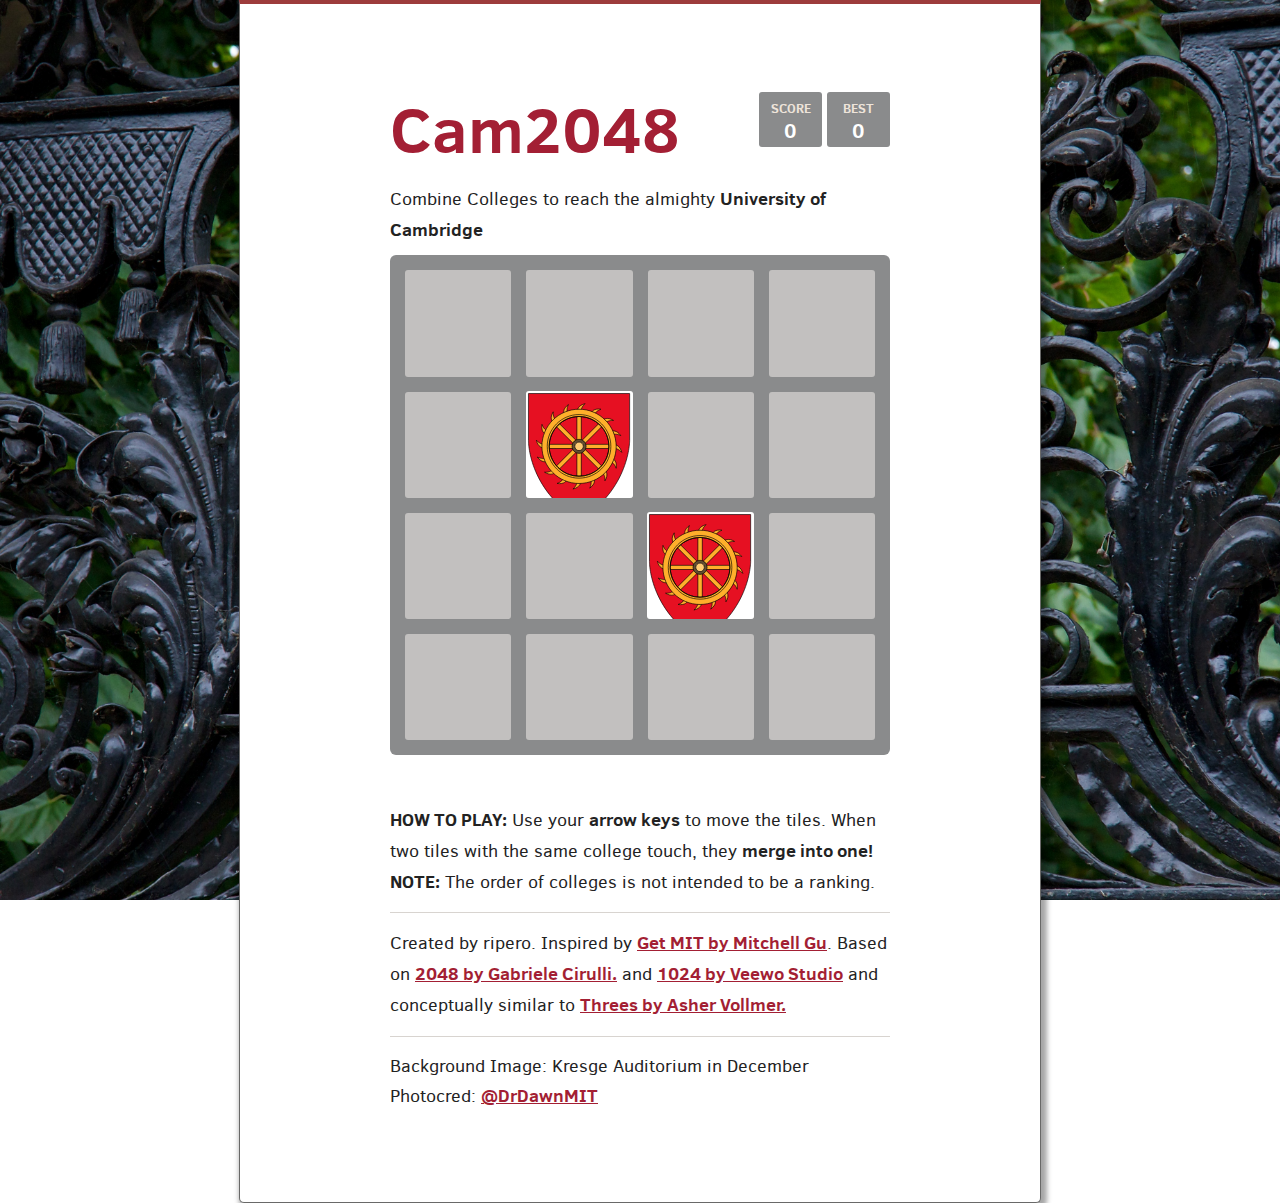
<file: index.html>
<!DOCTYPE html>
<html>
<head>
  <meta charset="utf-8">
  <title>Cam2048!</title>

  <link href="style/main.css" rel="stylesheet" type="text/css">
  <link rel="shortcut icon" href="favicon.ico">
  <link rel="apple-touch-icon" href="meta/apple-touch-icon.png">
  <meta name="apple-mobile-web-app-capable" content="yes">

  <meta name="HandheldFriendly" content="True">
  <meta name="MobileOptimized" content="320">
  <meta name="viewport" content="width=device-width, target-densitydpi=160dpi, initial-scale=1.0, maximum-scale=1, user-scalable=no, minimal-ui">

  <!-- ATTN: If forking this code, don't forget to change/delete the following analytics code. Thanks! -->
<!--
  <script>
    (function(i,s,o,g,r,a,m){i['GoogleAnalyticsObject']=r;i[r]=i[r]||function(){
    (i[r].q=i[r].q||[]).push(arguments)},i[r].l=1*new Date();a=s.createElement(o),
    m=s.getElementsByTagName(o)[0];a.async=1;a.src=g;m.parentNode.insertBefore(a,m)
    })(window,document,'script','//www.google-analytics.com/analytics.js','ga');

    ga('create', 'UA-49233756-1', 'mitchellgu.github.io');
    ga('send', 'pageview');

  </script>
-->
</head>
<body>
  <div class="container">
    <div class="heading">
      <h1 class="title">Cam2048</h1>
      <div class="scores-container">
        <div class="score-container">0</div>
        <div class="best-container">0</div>
      </div>
    </div>
    <p class="game-intro">Combine Colleges to reach the almighty <strong>University of Cambridge</strong></p>

    <div class="game-container">
      <div class="game-message">
        <p></p>
        <div class="lower">
	        <a class="keep-playing-button">Keep going</a>
          <a class="retry-button">Try again</a>
        </div>
      </div>

      <div class="grid-container">
        <div class="grid-row">
          <div class="grid-cell"></div>
          <div class="grid-cell"></div>
          <div class="grid-cell"></div>
          <div class="grid-cell"></div>
        </div>
        <div class="grid-row">
          <div class="grid-cell"></div>
          <div class="grid-cell"></div>
          <div class="grid-cell"></div>
          <div class="grid-cell"></div>
        </div>
        <div class="grid-row">
          <div class="grid-cell"></div>
          <div class="grid-cell"></div>
          <div class="grid-cell"></div>
          <div class="grid-cell"></div>
        </div>
        <div class="grid-row">
          <div class="grid-cell"></div>
          <div class="grid-cell"></div>
          <div class="grid-cell"></div>
          <div class="grid-cell"></div>
        </div>
      </div>

      <div class="tile-container">

      </div>
    </div>

    <p class="game-explanation">
      <strong class="important">How to play:</strong> Use your <strong>arrow keys</strong> to move the tiles. When two tiles with the same college touch, they <strong>merge into one!</strong>
      <br><strong class="important">Note:</strong> The order of colleges is not intended to be a ranking.
    </p>
    <hr>
    <p>
    Created by ripero. Inspired by <a href="http://http://mitchellgu.github.io/GetMIT/">Get MIT by Mitchell Gu</a>. Based on <a href="http://gabrielecirulli.com" target="_blank">2048 by Gabriele Cirulli.</a> and <a href="https://itunes.apple.com/us/app/1024!/id823499224" target="_blank">1024 by Veewo Studio</a> and conceptually similar to <a href="http://asherv.com/threes/" target="_blank">Threes by Asher Vollmer.</a>
    </p>
    <hr>
    <p>
    Background Image: Kresge Auditorium in December <br> Photocred: <a href="https://twitter.com/DrDawnMIT/status/416643272153763841">@DrDawnMIT</a>
    </p>
  </div>

  <script src="js/animframe_polyfill.js"></script>
  <script src="js/keyboard_input_manager.js"></script>
  <script src="js/html_actuator.js"></script>
  <script src="js/grid.js"></script>
  <script src="js/tile.js"></script>
  <script src="js/local_score_manager.js"></script>
  <script src="js/game_manager.js"></script>
  <script src="js/application.js"></script>
</body>
</html>
</file>
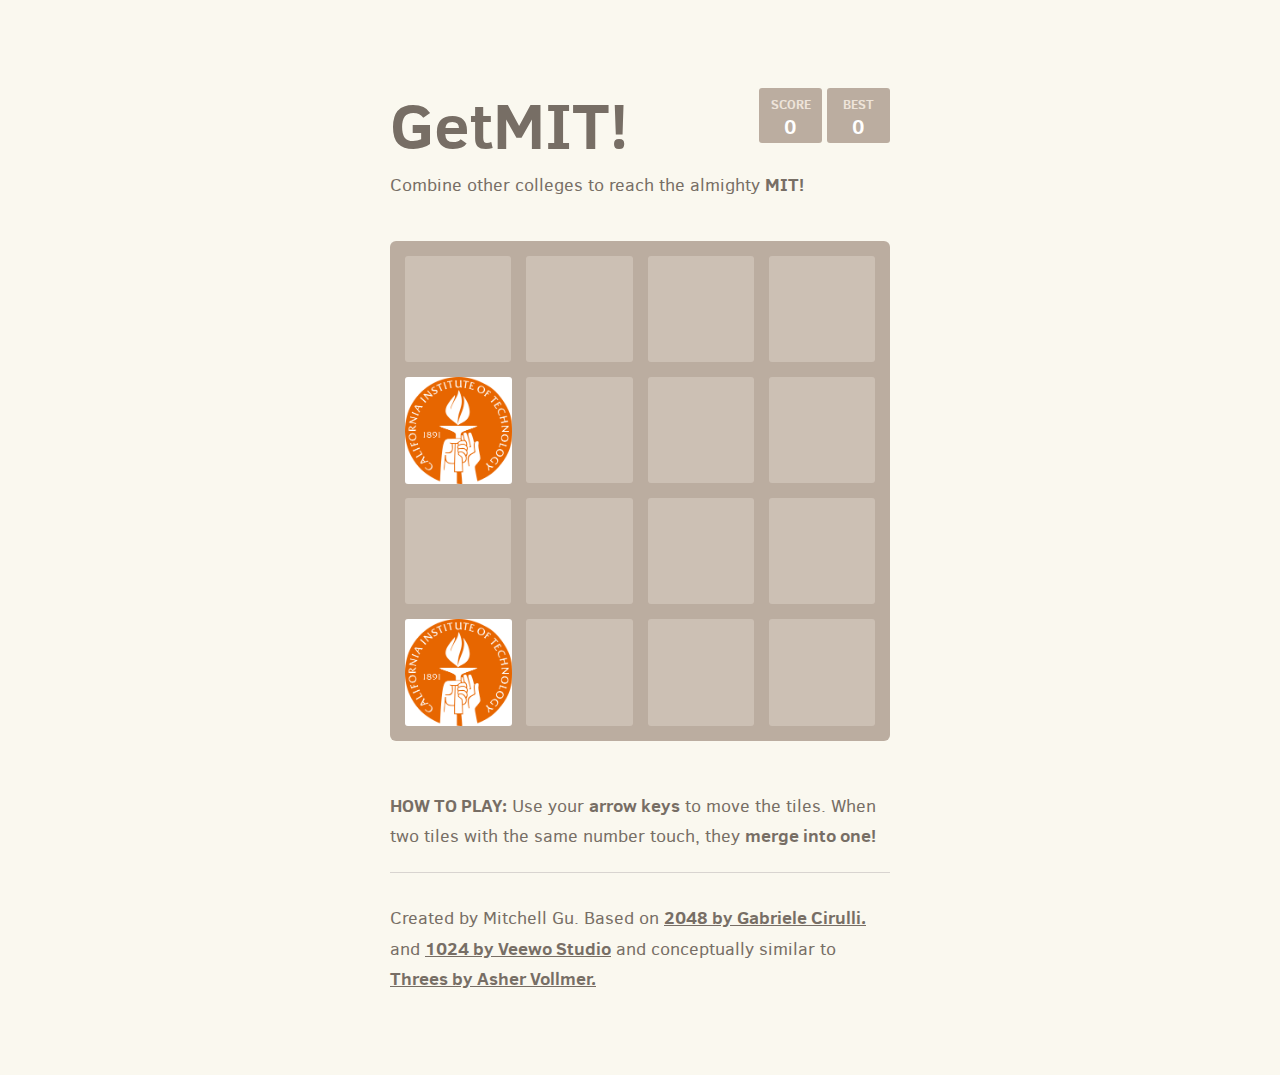
<file: GetMIT/index.html>
<!DOCTYPE html>
<html>
<head>
  <meta charset="utf-8">
  <title>2048</title>

  <link href="style/main.css" rel="stylesheet" type="text/css">
  <link rel="shortcut icon" href="favicon.ico">
  <link rel="apple-touch-icon" href="meta/apple-touch-icon.png">
  <meta name="apple-mobile-web-app-capable" content="yes">

  <meta name="HandheldFriendly" content="True">
  <meta name="MobileOptimized" content="320">
  <meta name="viewport" content="width=device-width, target-densitydpi=160dpi, initial-scale=1.0, maximum-scale=1, user-scalable=no, minimal-ui">
</head>
<body>
  <div class="container">
    <div class="heading">
      <h1 class="title">GetMIT!</h1>
      <div class="scores-container">
        <div class="score-container">0</div>
        <div class="best-container">0</div>
      </div>
    </div>
    <p class="game-intro">Combine other colleges to reach the almighty <strong>MIT!</strong></p>

    <div class="game-container">
      <div class="game-message">
        <p></p>
        <div class="lower">
	        <a class="keep-playing-button">Keep going</a>
          <a class="retry-button">Try again</a>
        </div>
      </div>

      <div class="grid-container">
        <div class="grid-row">
          <div class="grid-cell"></div>
          <div class="grid-cell"></div>
          <div class="grid-cell"></div>
          <div class="grid-cell"></div>
        </div>
        <div class="grid-row">
          <div class="grid-cell"></div>
          <div class="grid-cell"></div>
          <div class="grid-cell"></div>
          <div class="grid-cell"></div>
        </div>
        <div class="grid-row">
          <div class="grid-cell"></div>
          <div class="grid-cell"></div>
          <div class="grid-cell"></div>
          <div class="grid-cell"></div>
        </div>
        <div class="grid-row">
          <div class="grid-cell"></div>
          <div class="grid-cell"></div>
          <div class="grid-cell"></div>
          <div class="grid-cell"></div>
        </div>
      </div>

      <div class="tile-container">

      </div>
    </div>

    <p class="game-explanation">
      <strong class="important">How to play:</strong> Use your <strong>arrow keys</strong> to move the tiles. When two tiles with the same number touch, they <strong>merge into one!</strong>
    </p>
    <hr>
    <p>
    Created by Mitchell Gu. Based on <a href="http://gabrielecirulli.com" target="_blank">2048 by Gabriele Cirulli.</a> and <a href="https://itunes.apple.com/us/app/1024!/id823499224" target="_blank">1024 by Veewo Studio</a> and conceptually similar to <a href="http://asherv.com/threes/" target="_blank">Threes by Asher Vollmer.</a>
    </p>
  </div>

  <script src="js/animframe_polyfill.js"></script>
  <script src="js/keyboard_input_manager.js"></script>
  <script src="js/html_actuator.js"></script>
  <script src="js/grid.js"></script>
  <script src="js/tile.js"></script>
  <script src="js/local_score_manager.js"></script>
  <script src="js/game_manager.js"></script>
  <script src="js/application.js"></script>
</body>
</html>
</file>
<file: style/main.css>
@import url(fonts/clear-sans.css);
html, body {
  margin: 0;
  padding: 0;
  background: url(../img/9957874973_5c65006eb3_o.jpg);
  background-attachment: fixed;
  -webkit-background-size: cover;
  -moz-background-size: cover;
  -o-background-size: cover;
  background-size: cover;
  color: black;
  color: #222;
  font-family: "Clear Sans", "Helvetica Neue", Arial, sans-serif;
  font-size: 18px; }

.heading:after {
  content: "";
  display: block;
  clear: both; }

h1.title {
  font-size: 64px;
  font-weight: bold;
  color: #A31F34;
  margin: 0;
  display: block;
  float: left; }

@-webkit-keyframes move-up {
  0% {
    top: 25px;
    opacity: 1; }

  100% {
    top: -50px;
    opacity: 0; } }

@-moz-keyframes move-up {
  0% {
    top: 25px;
    opacity: 1; }

  100% {
    top: -50px;
    opacity: 0; } }

@keyframes move-up {
  0% {
    top: 25px;
    opacity: 1; }

  100% {
    top: -50px;
    opacity: 0; } }

.scores-container {
  float: right;
  text-align: right; }

.score-container, .best-container {
  position: relative;
  display: inline-block;
  background: #8A8B8C;
  padding: 15px 25px;
  font-size: 20px;
  height: 25px;
  line-height: 47px;
  font-weight: bold;
  border-radius: 3px;
  color: white;
  margin-top: 8px;
  text-align: center; }
  .score-container:after, .best-container:after {
    position: absolute;
    width: 100%;
    top: 10px;
    left: 0;
    text-transform: uppercase;
    font-size: 13px;
    line-height: 13px;
    text-align: center;
    color: #eee4da; }
  .score-container .score-addition, .best-container .score-addition {
    position: absolute;
    right: 30px;
    color: red;
    font-size: 25px;
    line-height: 25px;
    font-weight: bold;
    color: rgba(119, 110, 101, 0.9);
    z-index: 100;
    -webkit-animation: move-up 600ms ease-in;
    -moz-animation: move-up 600ms ease-in;
    animation: move-up 600ms ease-in;
    -webkit-animation-fill-mode: both;
    -moz-animation-fill-mode: both;
    animation-fill-mode: both; }

.score-container:after {
  content: "Score"; }

.best-container:after {
  content: "Best"; }

p {
  margin-top: 0;
  margin-bottom: 10px;
  line-height: 1.65; }

a {
  color: #A31F34;
  font-weight: bold;
  text-decoration: underline;
  cursor: pointer; }

strong.important {
  text-transform: uppercase; }

hr {
  border: none;
  border-bottom: 1px solid #d8d4d0;
  margin: 15px 0; }

.container {
  padding: 80px 150px;
  background: #fff;
  border: 1px solid #696968;
  border-top: 4px solid #9d3c3c;
  border-radius: 0px 0px 5px 5px;
  -moz-border-radius: 0px 0px 5px 5px;
  -webkit-box-shadow: 3px 3px 5px 3px rgba(0, 0, 0, 0.35);
  box-shadow: 3px 3px 5px 3px rgba(0, 0, 0, 0.35);
  width: 90%;
  margin: 0 auto;
  max-width: 500px;}

@-webkit-keyframes fade-in {
  0% {
    opacity: 0; }

  100% {
    opacity: 1; } }

@-moz-keyframes fade-in {
  0% {
    opacity: 0; }

  100% {
    opacity: 1; } }

@keyframes fade-in {
  0% {
    opacity: 0; }

  100% {
    opacity: 1; } }

.game-container {
  position: relative;
  padding: 15px;
  cursor: default;
  -webkit-touch-callout: none;
  -webkit-user-select: none;
  -moz-user-select: none;
  background: #8A8B8C;
  border-radius: 6px;
  width: 500px;
  height: 500px;
  -webkit-box-sizing: border-box;
  -moz-box-sizing: border-box;
  box-sizing: border-box; }
  .game-container .game-message {
    display: none;
    position: absolute;
    top: 0;
    right: 0;
    bottom: 0;
    left: 0;
    background: rgba(238, 228, 218, 0.5);
    z-index: 100;
    text-align: center;
    -webkit-animation: fade-in 800ms ease 1200ms;
    -moz-animation: fade-in 800ms ease 1200ms;
    animation: fade-in 800ms ease 1200ms;
    -webkit-animation-fill-mode: both;
    -moz-animation-fill-mode: both;
    animation-fill-mode: both; }
    .game-container .game-message p {
      font-size: 60px;
      font-weight: bold;
      height: 60px;
      line-height: 60px;
      margin-top: 222px; }
    .game-container .game-message .lower {
      display: block;
      margin-top: 59px; }
    .game-container .game-message a {
      display: inline-block;
      background: #8f7a66;
      border-radius: 3px;
      padding: 0 20px;
      text-decoration: none;
      color: #f9f6f2;
      height: 40px;
      line-height: 42px;
      margin-left: 9px; }
      .game-container .game-message a.keep-playing-button {
        display: none; }
    .game-container .game-message.game-won {
      background: rgba(237, 194, 46, 0.5);
      color: #f9f6f2; }
      .game-container .game-message.game-won a.keep-playing-button {
        display: inline-block; }
    .game-container .game-message.game-won, .game-container .game-message.game-over {
      display: block; }

.grid-container {
  position: absolute;
  z-index: 1; }

.grid-row {
  margin-bottom: 15px; }
  .grid-row:last-child {
    margin-bottom: 0; }
  .grid-row:after {
    content: "";
    display: block;
    clear: both; }

.grid-cell {
  width: 106.25px;
  height: 106.25px;
  margin-right: 15px;
  float: left;
  border-radius: 3px;
  background: #C2C0BF; }
  .grid-cell:last-child {
    margin-right: 0; }

.tile-container {
  position: absolute;
  z-index: 2; }

.tile, .tile .tile-inner {
  width: 107px;
  height: 107px;
  line-height: 116.25px; }
.tile.tile-position-1-1 {
  -webkit-transform: translate(0px, 0px);
  -moz-transform: translate(0px, 0px);
  transform: translate(0px, 0px); }
.tile.tile-position-1-2 {
  -webkit-transform: translate(0px, 121px);
  -moz-transform: translate(0px, 121px);
  transform: translate(0px, 121px); }
.tile.tile-position-1-3 {
  -webkit-transform: translate(0px, 242px);
  -moz-transform: translate(0px, 242px);
  transform: translate(0px, 242px); }
.tile.tile-position-1-4 {
  -webkit-transform: translate(0px, 363px);
  -moz-transform: translate(0px, 363px);
  transform: translate(0px, 363px); }
.tile.tile-position-2-1 {
  -webkit-transform: translate(121px, 0px);
  -moz-transform: translate(121px, 0px);
  transform: translate(121px, 0px); }
.tile.tile-position-2-2 {
  -webkit-transform: translate(121px, 121px);
  -moz-transform: translate(121px, 121px);
  transform: translate(121px, 121px); }
.tile.tile-position-2-3 {
  -webkit-transform: translate(121px, 242px);
  -moz-transform: translate(121px, 242px);
  transform: translate(121px, 242px); }
.tile.tile-position-2-4 {
  -webkit-transform: translate(121px, 363px);
  -moz-transform: translate(121px, 363px);
  transform: translate(121px, 363px); }
.tile.tile-position-3-1 {
  -webkit-transform: translate(242px, 0px);
  -moz-transform: translate(242px, 0px);
  transform: translate(242px, 0px); }
.tile.tile-position-3-2 {
  -webkit-transform: translate(242px, 121px);
  -moz-transform: translate(242px, 121px);
  transform: translate(242px, 121px); }
.tile.tile-position-3-3 {
  -webkit-transform: translate(242px, 242px);
  -moz-transform: translate(242px, 242px);
  transform: translate(242px, 242px); }
.tile.tile-position-3-4 {
  -webkit-transform: translate(242px, 363px);
  -moz-transform: translate(242px, 363px);
  transform: translate(242px, 363px); }
.tile.tile-position-4-1 {
  -webkit-transform: translate(363px, 0px);
  -moz-transform: translate(363px, 0px);
  transform: translate(363px, 0px); }
.tile.tile-position-4-2 {
  -webkit-transform: translate(363px, 121px);
  -moz-transform: translate(363px, 121px);
  transform: translate(363px, 121px); }
.tile.tile-position-4-3 {
  -webkit-transform: translate(363px, 242px);
  -moz-transform: translate(363px, 242px);
  transform: translate(363px, 242px); }
.tile.tile-position-4-4 {
  -webkit-transform: translate(363px, 363px);
  -moz-transform: translate(363px, 363px);
  transform: translate(363px, 363px); }

.tile {
  position: absolute;
  -webkit-transition: 100ms ease-in-out;
  -moz-transition: 100ms ease-in-out;
  transition: 100ms ease-in-out;
  -webkit-transition-property: -webkit-transform;
  -moz-transition-property: -moz-transform;
  transition-property: transform; }
  .tile .tile-inner {
    border-radius: 3px;
    background: #eee4da;
    text-align: center;
    font-weight: bold;
    z-index: 10;
    font-size: 55px; }
  .tile.tile-2 .tile-inner {
    background: #fff url('../img/StCatharines.svg');
    background-size: cover;
    box-shadow: 0 0 30px 10px rgba(243, 215, 116, 0), inset 0 0 0 1px rgba(255, 255, 255, 0); }
  .tile.tile-4 .tile-inner {
    background: #fff url('../img/Queens.svg');
    background-size: cover;
    box-shadow: 0 0 30px 10px rgba(243, 215, 116, 0), inset 0 0 0 1px rgba(255, 255, 255, 0); }
  .tile.tile-8 .tile-inner {
    background: #fff url('../img/Corpus.png');
    background-size: cover; }
  .tile.tile-16 .tile-inner {
    background: #fff url('../img/Trinity_Hall.png');
    background-size: cover; }
  .tile.tile-32 .tile-inner {
    background: #fff url('../img/Caius.svg');
    background-size: cover; }
  .tile.tile-64 .tile-inner {
    background: #fff url('../img/Pembroke.svg');
    background-size: cover; }
  .tile.tile-128 .tile-inner {
    background: #fff url('../img/Clare.svg');
    background-size: cover;
    box-shadow: 0 0 30px 10px rgba(243, 215, 116, 0.2381), inset 0 0 0 1px rgba(255, 255, 255, 0.14286);
    font-size: 45px; }
    @media screen and (max-width: 520px) {
      .tile.tile-128 .tile-inner {
        font-size: 25px; } }
  .tile.tile-256 .tile-inner {
    background: #fff url('../img/Peterhouse.svg');
    background-size: cover;
    box-shadow: 0 0 30px 10px rgba(243, 215, 116, 0.31746), inset 0 0 0 1px rgba(255, 255, 255, 0.19048);
    font-size: 45px; }
    @media screen and (max-width: 520px) {
      .tile.tile-256 .tile-inner {
        font-size: 25px; } }
  .tile.tile-512 .tile-inner {
    background: #fff url('../img/Johns.png');
    background-size: cover;
    box-shadow: 0 0 30px 10px rgba(243, 215, 116, 0.39683), inset 0 0 0 1px rgba(255, 255, 255, 0.2381);
    font-size: 45px; }
    @media screen and (max-width: 520px) {
      .tile.tile-512 .tile-inner {
        font-size: 25px; } }
  .tile.tile-1024 .tile-inner {
    background: #fff url('../img/Trinity.svg');
    background-size: cover;
    box-shadow: 0 0 30px 10px rgba(243, 215, 116, 0.47619), inset 0 0 0 1px rgba(255, 255, 255, 0.28571);
    font-size: 35px; }
    @media screen and (max-width: 520px) {
      .tile.tile-1024 .tile-inner {
        font-size: 15px; } }
  .tile.tile-2048 .tile-inner {
    background: #fff url('../img/Kings_alt.svg');
    background-size: cover;
    box-shadow: 0 0 30px 10px rgba(243, 215, 116, 0.55556), inset 0 0 0 1px rgba(255, 255, 255, 0.33333);
    font-size: 35px; }
    @media screen and (max-width: 520px) {
      .tile.tile-2048 .tile-inner {
        font-size: 15px; } }
  .tile.tile-super .tile-inner {
    background: #fff url('../img/University_of_Cambridge_official.svg');
    background-size: cover;
    font-size: 30px; }
    @media screen and (max-width: 520px) {
      .tile.tile-super .tile-inner {
        font-size: 10px; } }

@-webkit-keyframes appear {
  0% {
    opacity: 0;
    -webkit-transform: scale(0);
    -moz-transform: scale(0);
    transform: scale(0); }

  100% {
    opacity: 1;
    -webkit-transform: scale(1);
    -moz-transform: scale(1);
    transform: scale(1); } }

@-moz-keyframes appear {
  0% {
    opacity: 0;
    -webkit-transform: scale(0);
    -moz-transform: scale(0);
    transform: scale(0); }

  100% {
    opacity: 1;
    -webkit-transform: scale(1);
    -moz-transform: scale(1);
    transform: scale(1); } }

@keyframes appear {
  0% {
    opacity: 0;
    -webkit-transform: scale(0);
    -moz-transform: scale(0);
    transform: scale(0); }

  100% {
    opacity: 1;
    -webkit-transform: scale(1);
    -moz-transform: scale(1);
    transform: scale(1); } }

.tile-new .tile-inner {
  -webkit-animation: appear 200ms ease 100ms;
  -moz-animation: appear 200ms ease 100ms;
  animation: appear 200ms ease 100ms;
  -webkit-animation-fill-mode: backwards;
  -moz-animation-fill-mode: backwards;
  animation-fill-mode: backwards; }

@-webkit-keyframes pop {
  0% {
    -webkit-transform: scale(0);
    -moz-transform: scale(0);
    transform: scale(0); }

  50% {
    -webkit-transform: scale(1.2);
    -moz-transform: scale(1.2);
    transform: scale(1.2); }

  100% {
    -webkit-transform: scale(1);
    -moz-transform: scale(1);
    transform: scale(1); } }

@-moz-keyframes pop {
  0% {
    -webkit-transform: scale(0);
    -moz-transform: scale(0);
    transform: scale(0); }

  50% {
    -webkit-transform: scale(1.2);
    -moz-transform: scale(1.2);
    transform: scale(1.2); }

  100% {
    -webkit-transform: scale(1);
    -moz-transform: scale(1);
    transform: scale(1); } }

@keyframes pop {
  0% {
    -webkit-transform: scale(0);
    -moz-transform: scale(0);
    transform: scale(0); }

  50% {
    -webkit-transform: scale(1.2);
    -moz-transform: scale(1.2);
    transform: scale(1.2); }

  100% {
    -webkit-transform: scale(1);
    -moz-transform: scale(1);
    transform: scale(1); } }

.tile-merged .tile-inner {
  z-index: 20;
  -webkit-animation: pop 200ms ease 100ms;
  -moz-animation: pop 200ms ease 100ms;
  animation: pop 200ms ease 100ms;
  -webkit-animation-fill-mode: backwards;
  -moz-animation-fill-mode: backwards;
  animation-fill-mode: backwards; }

.game-intro {
  margin: 10px 0; }

.game-explanation {
  margin-top: 50px; }

@media screen and (max-width: 850px) {
  html, body {
    font-size: 15px; }

  body {
    padding: 0 20px; }

  h1.title {
    font-size: 36px;
    margin-top: 5px; }

  .container {
    width: 280px;
    margin: 0 auto;
    padding: 50px; }

  .score-container, .best-container {
    margin-top: 0;
    padding: 10px 8px;
    font-size: inherit;
    min-width: 40px; }

  .heading {
    margin-bottom: 10px; }

  .game-container {
    
    position: relative;
    padding: 10px;
    cursor: default;
    -webkit-touch-callout: none;
    -webkit-user-select: none;
    -moz-user-select: none;
    border-radius: 6px;
    width: 280px;
    height: 280px;
    -webkit-box-sizing: border-box;
    -moz-box-sizing: border-box;
    box-sizing: border-box; }
    .game-container .game-message {
      display: none;
      position: absolute;
      top: 0;
      right: 0;
      bottom: 0;
      left: 0;
      background: rgba(238, 228, 218, 0.5);
      z-index: 100;
      text-align: center;
      -webkit-animation: fade-in 800ms ease 1200ms;
      -moz-animation: fade-in 800ms ease 1200ms;
      animation: fade-in 800ms ease 1200ms;
      -webkit-animation-fill-mode: both;
      -moz-animation-fill-mode: both;
      animation-fill-mode: both; }
      .game-container .game-message p {
        font-size: 60px;
        font-weight: bold;
        height: 60px;
        line-height: 60px;
        margin-top: 222px; }
      .game-container .game-message .lower {
        display: block;
        margin-top: 59px; }
      .game-container .game-message a {
        display: inline-block;
        background: #8f7a66;
        border-radius: 3px;
        padding: 0 20px;
        text-decoration: none;
        color: #f9f6f2;
        height: 40px;
        line-height: 42px;
        margin-left: 9px; }
        .game-container .game-message a.keep-playing-button {
          display: none; }
      .game-container .game-message.game-won {
        background: rgba(237, 194, 46, 0.5);
        color: #f9f6f2; }
        .game-container .game-message.game-won a.keep-playing-button {
          display: inline-block; }
      .game-container .game-message.game-won, .game-container .game-message.game-over {
        display: block; }

  .grid-container {
    position: absolute;
    z-index: 1; }

  .grid-row {
    margin-bottom: 10px; }
    .grid-row:last-child {
      margin-bottom: 0; }
    .grid-row:after {
      content: "";
      display: block;
      clear: both; }

  .grid-cell {
    width: 57.5px;
    height: 57.5px;
    margin-right: 10px;
    float: left;
    border-radius: 3px; }
    .grid-cell:last-child {
      margin-right: 0; }

  .tile-container {
    position: absolute;
    z-index: 2; }

  .tile, .tile .tile-inner {
    width: 58px;
    height: 58px;
    line-height: 67.5px; }
  .tile.tile-position-1-1 {
    -webkit-transform: translate(0px, 0px);
    -moz-transform: translate(0px, 0px);
    transform: translate(0px, 0px); }
  .tile.tile-position-1-2 {
    -webkit-transform: translate(0px, 67px);
    -moz-transform: translate(0px, 67px);
    transform: translate(0px, 67px); }
  .tile.tile-position-1-3 {
    -webkit-transform: translate(0px, 135px);
    -moz-transform: translate(0px, 135px);
    transform: translate(0px, 135px); }
  .tile.tile-position-1-4 {
    -webkit-transform: translate(0px, 202px);
    -moz-transform: translate(0px, 202px);
    transform: translate(0px, 202px); }
  .tile.tile-position-2-1 {
    -webkit-transform: translate(67px, 0px);
    -moz-transform: translate(67px, 0px);
    transform: translate(67px, 0px); }
  .tile.tile-position-2-2 {
    -webkit-transform: translate(67px, 67px);
    -moz-transform: translate(67px, 67px);
    transform: translate(67px, 67px); }
  .tile.tile-position-2-3 {
    -webkit-transform: translate(67px, 135px);
    -moz-transform: translate(67px, 135px);
    transform: translate(67px, 135px); }
  .tile.tile-position-2-4 {
    -webkit-transform: translate(67px, 202px);
    -moz-transform: translate(67px, 202px);
    transform: translate(67px, 202px); }
  .tile.tile-position-3-1 {
    -webkit-transform: translate(135px, 0px);
    -moz-transform: translate(135px, 0px);
    transform: translate(135px, 0px); }
  .tile.tile-position-3-2 {
    -webkit-transform: translate(135px, 67px);
    -moz-transform: translate(135px, 67px);
    transform: translate(135px, 67px); }
  .tile.tile-position-3-3 {
    -webkit-transform: translate(135px, 135px);
    -moz-transform: translate(135px, 135px);
    transform: translate(135px, 135px); }
  .tile.tile-position-3-4 {
    -webkit-transform: translate(135px, 202px);
    -moz-transform: translate(135px, 202px);
    transform: translate(135px, 202px); }
  .tile.tile-position-4-1 {
    -webkit-transform: translate(202px, 0px);
    -moz-transform: translate(202px, 0px);
    transform: translate(202px, 0px); }
  .tile.tile-position-4-2 {
    -webkit-transform: translate(202px, 67px);
    -moz-transform: translate(202px, 67px);
    transform: translate(202px, 67px); }
  .tile.tile-position-4-3 {
    -webkit-transform: translate(202px, 135px);
    -moz-transform: translate(202px, 135px);
    transform: translate(202px, 135px); }
  .tile.tile-position-4-4 {
    -webkit-transform: translate(202px, 202px);
    -moz-transform: translate(202px, 202px);
    transform: translate(202px, 202px); }

  .game-container {
    margin-top: 20px; }

  .tile .tile-inner {
    font-size: 35px; }

  .game-message p {
    font-size: 30px !important;
    height: 30px !important;
    line-height: 30px !important;
    margin-top: 90px !important; }
  .game-message .lower {
    margin-top: 30px !important; } }
</file>
<file: GetMIT/style/main.css>
@import url(fonts/clear-sans.css);
html, body {
  margin: 0;
  padding: 0;
  background: #faf8ef;
  color: #776e65;
  font-family: "Clear Sans", "Helvetica Neue", Arial, sans-serif;
  font-size: 18px; }

body {
  margin: 80px 0; }

.heading:after {
  content: "";
  display: block;
  clear: both; }

h1.title {
  font-size: 64px;
  font-weight: bold;
  margin: 0;
  display: block;
  float: left; }

@-webkit-keyframes move-up {
  0% {
    top: 25px;
    opacity: 1; }

  100% {
    top: -50px;
    opacity: 0; } }

@-moz-keyframes move-up {
  0% {
    top: 25px;
    opacity: 1; }

  100% {
    top: -50px;
    opacity: 0; } }

@keyframes move-up {
  0% {
    top: 25px;
    opacity: 1; }

  100% {
    top: -50px;
    opacity: 0; } }

.scores-container {
  float: right;
  text-align: right; }

.score-container, .best-container {
  position: relative;
  display: inline-block;
  background: #bbada0;
  padding: 15px 25px;
  font-size: 20px;
  height: 25px;
  line-height: 47px;
  font-weight: bold;
  border-radius: 3px;
  color: white;
  margin-top: 8px;
  text-align: center; }
  .score-container:after, .best-container:after {
    position: absolute;
    width: 100%;
    top: 10px;
    left: 0;
    text-transform: uppercase;
    font-size: 13px;
    line-height: 13px;
    text-align: center;
    color: #eee4da; }
  .score-container .score-addition, .best-container .score-addition {
    position: absolute;
    right: 30px;
    color: red;
    font-size: 25px;
    line-height: 25px;
    font-weight: bold;
    color: rgba(119, 110, 101, 0.9);
    z-index: 100;
    -webkit-animation: move-up 600ms ease-in;
    -moz-animation: move-up 600ms ease-in;
    animation: move-up 600ms ease-in;
    -webkit-animation-fill-mode: both;
    -moz-animation-fill-mode: both;
    animation-fill-mode: both; }

.score-container:after {
  content: "Score"; }

.best-container:after {
  content: "Best"; }

p {
  margin-top: 0;
  margin-bottom: 10px;
  line-height: 1.65; }

a {
  color: #776e65;
  font-weight: bold;
  text-decoration: underline;
  cursor: pointer; }

strong.important {
  text-transform: uppercase; }

hr {
  border: none;
  border-bottom: 1px solid #d8d4d0;
  margin-top: 20px;
  margin-bottom: 30px; }

.container {
  width: 500px;
  margin: 0 auto; }

@-webkit-keyframes fade-in {
  0% {
    opacity: 0; }

  100% {
    opacity: 1; } }

@-moz-keyframes fade-in {
  0% {
    opacity: 0; }

  100% {
    opacity: 1; } }

@keyframes fade-in {
  0% {
    opacity: 0; }

  100% {
    opacity: 1; } }

.game-container {
  margin-top: 40px;
  position: relative;
  padding: 15px;
  cursor: default;
  -webkit-touch-callout: none;
  -webkit-user-select: none;
  -moz-user-select: none;
  background: #bbada0;
  border-radius: 6px;
  width: 500px;
  height: 500px;
  -webkit-box-sizing: border-box;
  -moz-box-sizing: border-box;
  box-sizing: border-box; }
  .game-container .game-message {
    display: none;
    position: absolute;
    top: 0;
    right: 0;
    bottom: 0;
    left: 0;
    background: rgba(238, 228, 218, 0.5);
    z-index: 100;
    text-align: center;
    -webkit-animation: fade-in 800ms ease 1200ms;
    -moz-animation: fade-in 800ms ease 1200ms;
    animation: fade-in 800ms ease 1200ms;
    -webkit-animation-fill-mode: both;
    -moz-animation-fill-mode: both;
    animation-fill-mode: both; }
    .game-container .game-message p {
      font-size: 60px;
      font-weight: bold;
      height: 60px;
      line-height: 60px;
      margin-top: 222px; }
    .game-container .game-message .lower {
      display: block;
      margin-top: 59px; }
    .game-container .game-message a {
      display: inline-block;
      background: #8f7a66;
      border-radius: 3px;
      padding: 0 20px;
      text-decoration: none;
      color: #f9f6f2;
      height: 40px;
      line-height: 42px;
      margin-left: 9px; }
      .game-container .game-message a.keep-playing-button {
        display: none; }
    .game-container .game-message.game-won {
      background: rgba(237, 194, 46, 0.5);
      color: #f9f6f2; }
      .game-container .game-message.game-won a.keep-playing-button {
        display: inline-block; }
    .game-container .game-message.game-won, .game-container .game-message.game-over {
      display: block; }

.grid-container {
  position: absolute;
  z-index: 1; }

.grid-row {
  margin-bottom: 15px; }
  .grid-row:last-child {
    margin-bottom: 0; }
  .grid-row:after {
    content: "";
    display: block;
    clear: both; }

.grid-cell {
  width: 106.25px;
  height: 106.25px;
  margin-right: 15px;
  float: left;
  border-radius: 3px;
  background: rgba(238, 228, 218, 0.35); }
  .grid-cell:last-child {
    margin-right: 0; }

.tile-container {
  position: absolute;
  z-index: 2; }

.tile, .tile .tile-inner {
  width: 107px;
  height: 107px;
  line-height: 116.25px; }
.tile.tile-position-1-1 {
  -webkit-transform: translate(0px, 0px);
  -moz-transform: translate(0px, 0px);
  transform: translate(0px, 0px); }
.tile.tile-position-1-2 {
  -webkit-transform: translate(0px, 121px);
  -moz-transform: translate(0px, 121px);
  transform: translate(0px, 121px); }
.tile.tile-position-1-3 {
  -webkit-transform: translate(0px, 242px);
  -moz-transform: translate(0px, 242px);
  transform: translate(0px, 242px); }
.tile.tile-position-1-4 {
  -webkit-transform: translate(0px, 363px);
  -moz-transform: translate(0px, 363px);
  transform: translate(0px, 363px); }
.tile.tile-position-2-1 {
  -webkit-transform: translate(121px, 0px);
  -moz-transform: translate(121px, 0px);
  transform: translate(121px, 0px); }
.tile.tile-position-2-2 {
  -webkit-transform: translate(121px, 121px);
  -moz-transform: translate(121px, 121px);
  transform: translate(121px, 121px); }
.tile.tile-position-2-3 {
  -webkit-transform: translate(121px, 242px);
  -moz-transform: translate(121px, 242px);
  transform: translate(121px, 242px); }
.tile.tile-position-2-4 {
  -webkit-transform: translate(121px, 363px);
  -moz-transform: translate(121px, 363px);
  transform: translate(121px, 363px); }
.tile.tile-position-3-1 {
  -webkit-transform: translate(242px, 0px);
  -moz-transform: translate(242px, 0px);
  transform: translate(242px, 0px); }
.tile.tile-position-3-2 {
  -webkit-transform: translate(242px, 121px);
  -moz-transform: translate(242px, 121px);
  transform: translate(242px, 121px); }
.tile.tile-position-3-3 {
  -webkit-transform: translate(242px, 242px);
  -moz-transform: translate(242px, 242px);
  transform: translate(242px, 242px); }
.tile.tile-position-3-4 {
  -webkit-transform: translate(242px, 363px);
  -moz-transform: translate(242px, 363px);
  transform: translate(242px, 363px); }
.tile.tile-position-4-1 {
  -webkit-transform: translate(363px, 0px);
  -moz-transform: translate(363px, 0px);
  transform: translate(363px, 0px); }
.tile.tile-position-4-2 {
  -webkit-transform: translate(363px, 121px);
  -moz-transform: translate(363px, 121px);
  transform: translate(363px, 121px); }
.tile.tile-position-4-3 {
  -webkit-transform: translate(363px, 242px);
  -moz-transform: translate(363px, 242px);
  transform: translate(363px, 242px); }
.tile.tile-position-4-4 {
  -webkit-transform: translate(363px, 363px);
  -moz-transform: translate(363px, 363px);
  transform: translate(363px, 363px); }

.tile {
  position: absolute;
  -webkit-transition: 100ms ease-in-out;
  -moz-transition: 100ms ease-in-out;
  transition: 100ms ease-in-out;
  -webkit-transition-property: -webkit-transform;
  -moz-transition-property: -moz-transform;
  transition-property: transform; }
  .tile .tile-inner {
    border-radius: 3px;
    background: #eee4da;
    text-align: center;
    font-weight: bold;
    z-index: 10;
    font-size: 55px; }
  .tile.tile-2 .tile-inner {
    background: #fff url('../img/caltech.png');
    background-size: cover;
    box-shadow: 0 0 30px 10px rgba(243, 215, 116, 0), inset 0 0 0 1px rgba(255, 255, 255, 0); }
  .tile.tile-4 .tile-inner {
    background: #fff url('../img/stanford.png');
    background-size: cover;
    box-shadow: 0 0 30px 10px rgba(243, 215, 116, 0), inset 0 0 0 1px rgba(255, 255, 255, 0); }
  .tile.tile-8 .tile-inner {
    background: #fff url('../img/uc.png');
    background-size: cover; }
  .tile.tile-16 .tile-inner {
    background: #fff url('../img/uchicago.png');
    background-size: cover; }
  .tile.tile-32 .tile-inner {
    background: #fff url('../img/upenn.png');
    background-size: cover; }
  .tile.tile-64 .tile-inner {
    background: #fff url('../img/princeton.png');
    background-size: cover; }
  .tile.tile-128 .tile-inner {
    background: #fff url('../img/columbia.png');
    background-size: cover;
    box-shadow: 0 0 30px 10px rgba(243, 215, 116, 0.2381), inset 0 0 0 1px rgba(255, 255, 255, 0.14286);
    font-size: 45px; }
    @media screen and (max-width: 520px) {
      .tile.tile-128 .tile-inner {
        font-size: 25px; } }
  .tile.tile-256 .tile-inner {
    background: #fff url('../img/cornell.png');
    background-size: cover;
    box-shadow: 0 0 30px 10px rgba(243, 215, 116, 0.31746), inset 0 0 0 1px rgba(255, 255, 255, 0.19048);
    font-size: 45px; }
    @media screen and (max-width: 520px) {
      .tile.tile-256 .tile-inner {
        font-size: 25px; } }
  .tile.tile-512 .tile-inner {
    background: #fff url('../img/yale.png');
    background-size: cover;
    box-shadow: 0 0 30px 10px rgba(243, 215, 116, 0.39683), inset 0 0 0 1px rgba(255, 255, 255, 0.2381);
    font-size: 45px; }
    @media screen and (max-width: 520px) {
      .tile.tile-512 .tile-inner {
        font-size: 25px; } }
  .tile.tile-1024 .tile-inner {
    background: #fff url('../img/harvard.png');
    background-size: cover;
    box-shadow: 0 0 30px 10px rgba(243, 215, 116, 0.47619), inset 0 0 0 1px rgba(255, 255, 255, 0.28571);
    font-size: 35px; }
    @media screen and (max-width: 520px) {
      .tile.tile-1024 .tile-inner {
        font-size: 15px; } }
  .tile.tile-2048 .tile-inner {
    background: #fff url('../img/mit.jpg');
    background-size: cover;
    box-shadow: 0 0 30px 10px rgba(243, 215, 116, 0.55556), inset 0 0 0 1px rgba(255, 255, 255, 0.33333);
    font-size: 35px; }
    @media screen and (max-width: 520px) {
      .tile.tile-2048 .tile-inner {
        font-size: 15px; } }
  .tile.tile-super .tile-inner {
    background: #fff url('../img/ihtfp.png');
    background-size: cover;
    font-size: 30px; }
    @media screen and (max-width: 520px) {
      .tile.tile-super .tile-inner {
        font-size: 10px; } }

@-webkit-keyframes appear {
  0% {
    opacity: 0;
    -webkit-transform: scale(0);
    -moz-transform: scale(0);
    transform: scale(0); }

  100% {
    opacity: 1;
    -webkit-transform: scale(1);
    -moz-transform: scale(1);
    transform: scale(1); } }

@-moz-keyframes appear {
  0% {
    opacity: 0;
    -webkit-transform: scale(0);
    -moz-transform: scale(0);
    transform: scale(0); }

  100% {
    opacity: 1;
    -webkit-transform: scale(1);
    -moz-transform: scale(1);
    transform: scale(1); } }

@keyframes appear {
  0% {
    opacity: 0;
    -webkit-transform: scale(0);
    -moz-transform: scale(0);
    transform: scale(0); }

  100% {
    opacity: 1;
    -webkit-transform: scale(1);
    -moz-transform: scale(1);
    transform: scale(1); } }

.tile-new .tile-inner {
  -webkit-animation: appear 200ms ease 100ms;
  -moz-animation: appear 200ms ease 100ms;
  animation: appear 200ms ease 100ms;
  -webkit-animation-fill-mode: backwards;
  -moz-animation-fill-mode: backwards;
  animation-fill-mode: backwards; }

@-webkit-keyframes pop {
  0% {
    -webkit-transform: scale(0);
    -moz-transform: scale(0);
    transform: scale(0); }

  50% {
    -webkit-transform: scale(1.2);
    -moz-transform: scale(1.2);
    transform: scale(1.2); }

  100% {
    -webkit-transform: scale(1);
    -moz-transform: scale(1);
    transform: scale(1); } }

@-moz-keyframes pop {
  0% {
    -webkit-transform: scale(0);
    -moz-transform: scale(0);
    transform: scale(0); }

  50% {
    -webkit-transform: scale(1.2);
    -moz-transform: scale(1.2);
    transform: scale(1.2); }

  100% {
    -webkit-transform: scale(1);
    -moz-transform: scale(1);
    transform: scale(1); } }

@keyframes pop {
  0% {
    -webkit-transform: scale(0);
    -moz-transform: scale(0);
    transform: scale(0); }

  50% {
    -webkit-transform: scale(1.2);
    -moz-transform: scale(1.2);
    transform: scale(1.2); }

  100% {
    -webkit-transform: scale(1);
    -moz-transform: scale(1);
    transform: scale(1); } }

.tile-merged .tile-inner {
  z-index: 20;
  -webkit-animation: pop 200ms ease 100ms;
  -moz-animation: pop 200ms ease 100ms;
  animation: pop 200ms ease 100ms;
  -webkit-animation-fill-mode: backwards;
  -moz-animation-fill-mode: backwards;
  animation-fill-mode: backwards; }

.game-intro {
  margin-bottom: 0; }

.game-explanation {
  margin-top: 50px; }

@media screen and (max-width: 520px) {
  html, body {
    font-size: 15px; }

  body {
    margin: 20px 0;
    padding: 0 20px; }

  h1.title {
    font-size: 27px;
    margin-top: 15px; }

  .container {
    width: 280px;
    margin: 0 auto; }

  .score-container, .best-container {
    margin-top: 0;
    padding: 15px 10px;
    min-width: 40px; }

  .heading {
    margin-bottom: 10px; }

  .game-container {
    margin-top: 40px;
    position: relative;
    padding: 10px;
    cursor: default;
    -webkit-touch-callout: none;
    -webkit-user-select: none;
    -moz-user-select: none;
    background: #bbada0;
    border-radius: 6px;
    width: 280px;
    height: 280px;
    -webkit-box-sizing: border-box;
    -moz-box-sizing: border-box;
    box-sizing: border-box; }
    .game-container .game-message {
      display: none;
      position: absolute;
      top: 0;
      right: 0;
      bottom: 0;
      left: 0;
      background: rgba(238, 228, 218, 0.5);
      z-index: 100;
      text-align: center;
      -webkit-animation: fade-in 800ms ease 1200ms;
      -moz-animation: fade-in 800ms ease 1200ms;
      animation: fade-in 800ms ease 1200ms;
      -webkit-animation-fill-mode: both;
      -moz-animation-fill-mode: both;
      animation-fill-mode: both; }
      .game-container .game-message p {
        font-size: 60px;
        font-weight: bold;
        height: 60px;
        line-height: 60px;
        margin-top: 222px; }
      .game-container .game-message .lower {
        display: block;
        margin-top: 59px; }
      .game-container .game-message a {
        display: inline-block;
        background: #8f7a66;
        border-radius: 3px;
        padding: 0 20px;
        text-decoration: none;
        color: #f9f6f2;
        height: 40px;
        line-height: 42px;
        margin-left: 9px; }
        .game-container .game-message a.keep-playing-button {
          display: none; }
      .game-container .game-message.game-won {
        background: rgba(237, 194, 46, 0.5);
        color: #f9f6f2; }
        .game-container .game-message.game-won a.keep-playing-button {
          display: inline-block; }
      .game-container .game-message.game-won, .game-container .game-message.game-over {
        display: block; }

  .grid-container {
    position: absolute;
    z-index: 1; }

  .grid-row {
    margin-bottom: 10px; }
    .grid-row:last-child {
      margin-bottom: 0; }
    .grid-row:after {
      content: "";
      display: block;
      clear: both; }

  .grid-cell {
    width: 57.5px;
    height: 57.5px;
    margin-right: 10px;
    float: left;
    border-radius: 3px;
    background: rgba(238, 228, 218, 0.35); }
    .grid-cell:last-child {
      margin-right: 0; }

  .tile-container {
    position: absolute;
    z-index: 2; }

  .tile, .tile .tile-inner {
    width: 58px;
    height: 58px;
    line-height: 67.5px; }
  .tile.tile-position-1-1 {
    -webkit-transform: translate(0px, 0px);
    -moz-transform: translate(0px, 0px);
    transform: translate(0px, 0px); }
  .tile.tile-position-1-2 {
    -webkit-transform: translate(0px, 67px);
    -moz-transform: translate(0px, 67px);
    transform: translate(0px, 67px); }
  .tile.tile-position-1-3 {
    -webkit-transform: translate(0px, 135px);
    -moz-transform: translate(0px, 135px);
    transform: translate(0px, 135px); }
  .tile.tile-position-1-4 {
    -webkit-transform: translate(0px, 202px);
    -moz-transform: translate(0px, 202px);
    transform: translate(0px, 202px); }
  .tile.tile-position-2-1 {
    -webkit-transform: translate(67px, 0px);
    -moz-transform: translate(67px, 0px);
    transform: translate(67px, 0px); }
  .tile.tile-position-2-2 {
    -webkit-transform: translate(67px, 67px);
    -moz-transform: translate(67px, 67px);
    transform: translate(67px, 67px); }
  .tile.tile-position-2-3 {
    -webkit-transform: translate(67px, 135px);
    -moz-transform: translate(67px, 135px);
    transform: translate(67px, 135px); }
  .tile.tile-position-2-4 {
    -webkit-transform: translate(67px, 202px);
    -moz-transform: translate(67px, 202px);
    transform: translate(67px, 202px); }
  .tile.tile-position-3-1 {
    -webkit-transform: translate(135px, 0px);
    -moz-transform: translate(135px, 0px);
    transform: translate(135px, 0px); }
  .tile.tile-position-3-2 {
    -webkit-transform: translate(135px, 67px);
    -moz-transform: translate(135px, 67px);
    transform: translate(135px, 67px); }
  .tile.tile-position-3-3 {
    -webkit-transform: translate(135px, 135px);
    -moz-transform: translate(135px, 135px);
    transform: translate(135px, 135px); }
  .tile.tile-position-3-4 {
    -webkit-transform: translate(135px, 202px);
    -moz-transform: translate(135px, 202px);
    transform: translate(135px, 202px); }
  .tile.tile-position-4-1 {
    -webkit-transform: translate(202px, 0px);
    -moz-transform: translate(202px, 0px);
    transform: translate(202px, 0px); }
  .tile.tile-position-4-2 {
    -webkit-transform: translate(202px, 67px);
    -moz-transform: translate(202px, 67px);
    transform: translate(202px, 67px); }
  .tile.tile-position-4-3 {
    -webkit-transform: translate(202px, 135px);
    -moz-transform: translate(202px, 135px);
    transform: translate(202px, 135px); }
  .tile.tile-position-4-4 {
    -webkit-transform: translate(202px, 202px);
    -moz-transform: translate(202px, 202px);
    transform: translate(202px, 202px); }

  .game-container {
    margin-top: 20px; }

  .tile .tile-inner {
    font-size: 35px; }

  .game-message p {
    font-size: 30px !important;
    height: 30px !important;
    line-height: 30px !important;
    margin-top: 90px !important; }
  .game-message .lower {
    margin-top: 30px !important; } }
</file>
